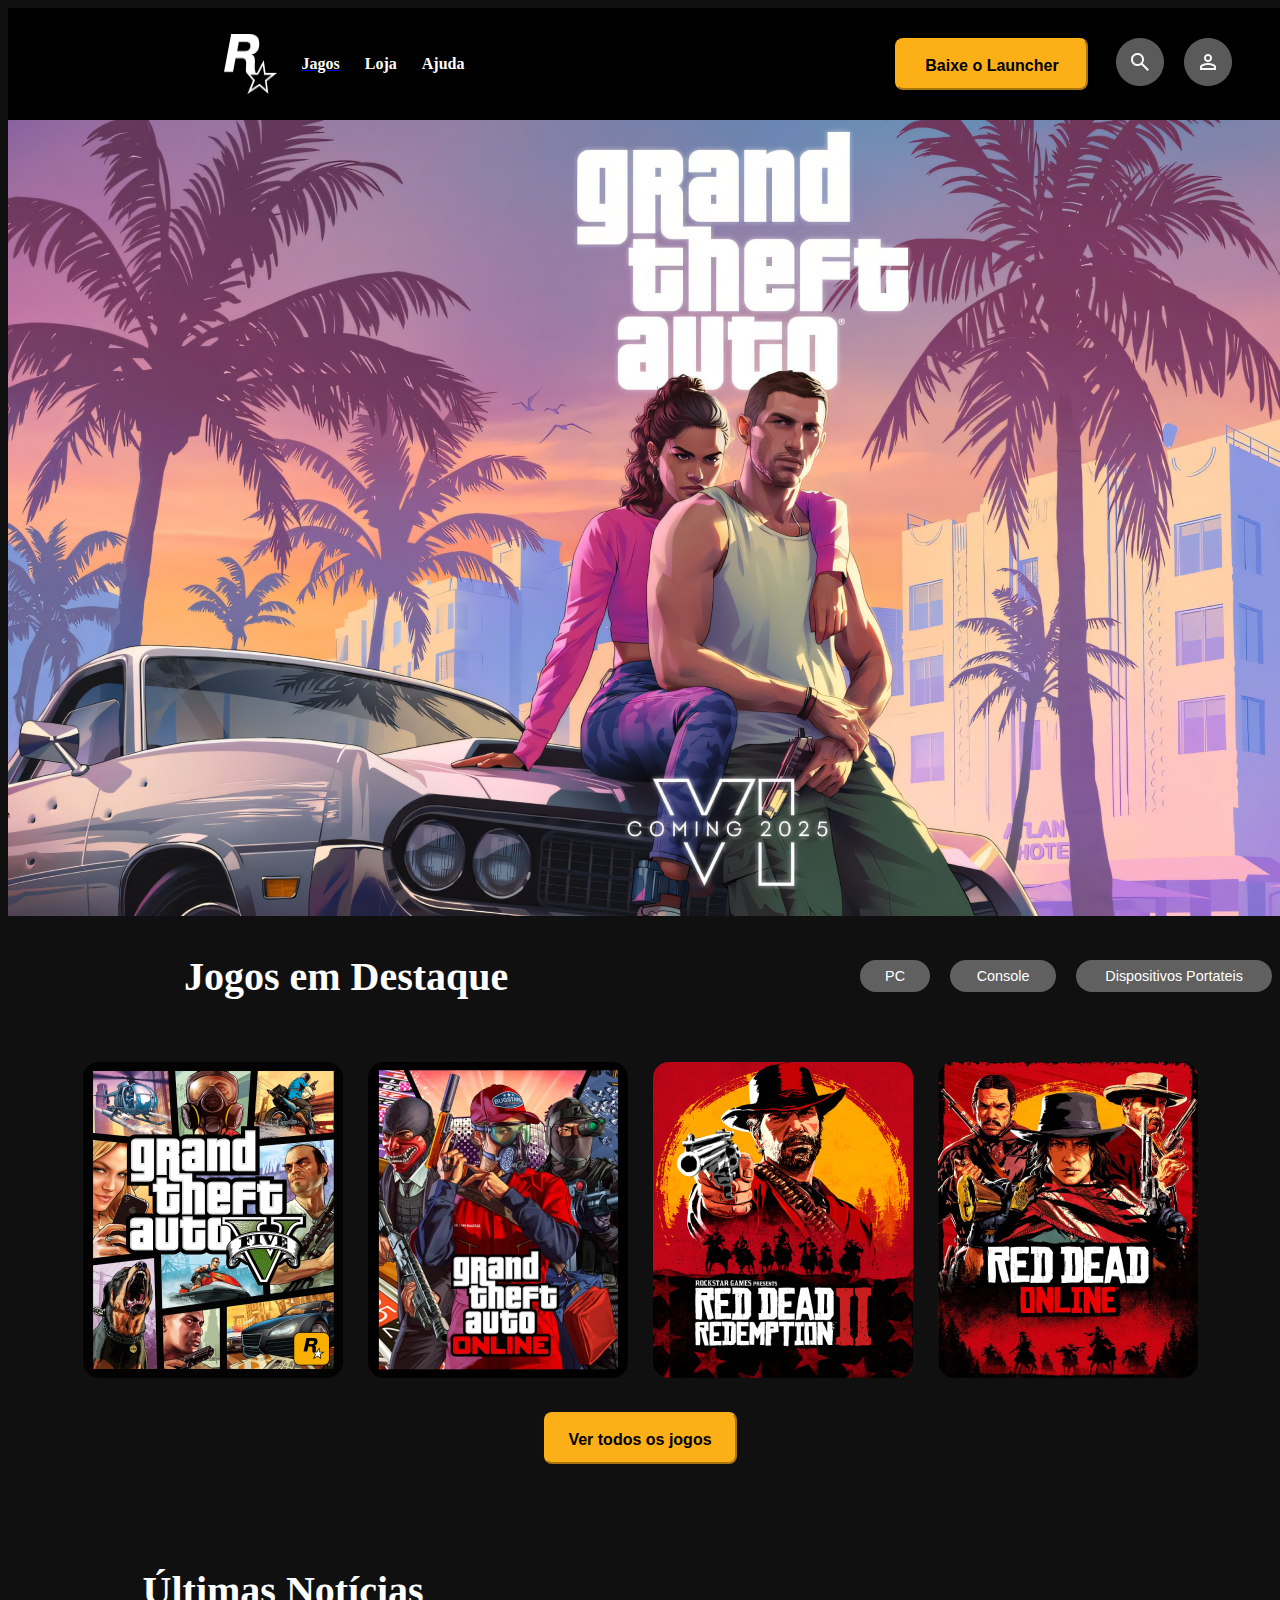
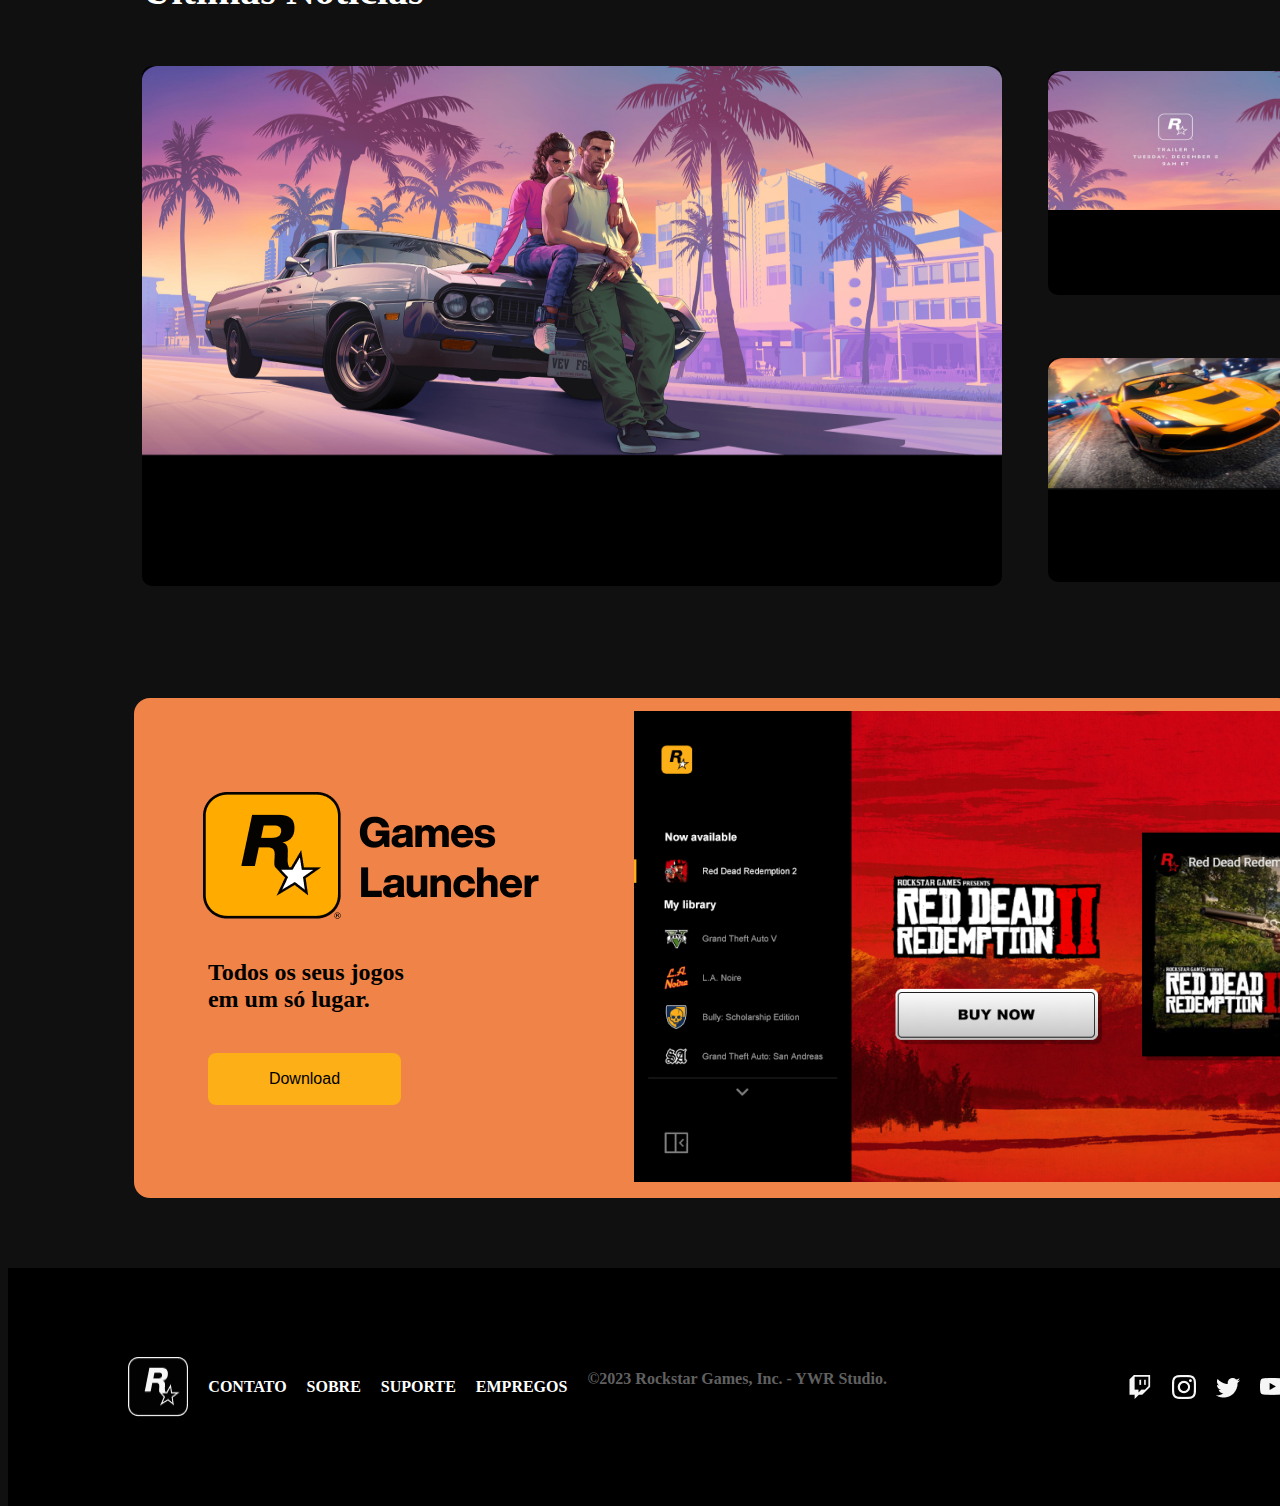
<file: index.html>
<!DOCTYPE html>
<html lang="en">
<head>
    <meta charset="UTF-8">
    <meta name="viewport" content="width=device-width, initial-scale=1.0">
    <title>Document</title>
    <link rel="stylesheet" href="style.css">
</head>
<body>
    <div class="header">
        <div class="lefthead">
            <img src="./image/Logo.png" alt="">
            <a href="#"><h4>Jagos </h4></a>
            <h4>Loja</h4>
            <h4>Ajuda</h4>
        </div>
        <div class="righthead">
            <div class="yellowbutton">
                <button class="button0"><h3>Baixe o Launcher</h3></button>
            </div>
            <div class="forimage">
                <div>
                    <img src="./image/Icone pesquisar.png" alt="">
                </div>
                <div>
                    <img src="./image/Icone login.png" alt="">
                </div>
            </div>
        </div>
    </div>
    <div>
        <img src="./image/GTA 6 banner.png" alt="">
    </div>
    <div class="header2">
        <div>
            <h1>Jogos em Destaque</h1>
        </div>
        <div class="graybutton">
            <div>
                <button class="button1">PC</button>
            </div>
            <div>
                <button class="button2">Console</button>
            </div>
            <div>
                <button class="button3">Dispositivos Portateis</button>
            </div>
        </div>
    </div>
    <div>
        <div class="gameimages">
            <div>
                <img src="./image/GTA 5.png" alt="">
            </div>
            <div>
                <img src="./image/GTA online.png" alt="">
            </div>
            <div>
                <img src="./image/RED.png" alt="">
            </div>
            <div>
                <img src="./image/RED Online.png" alt="">
            </div>
        </div>
        <div class="imagebutton">
            <button class="button0">
                <h3>
                    Ver todos os jogos
                </h3>
            </button>
        </div>
    </div>
    <div class="header3">
        <div class="ultimastext">
            <h1>Últimas Notícias</h1>
        </div>
        <div class="container">
            <div class="child1">
                <div>
                    <img class="img1" src="./image/GTA 6.png" alt="">
                </div>
            </div>
            <div class="child2">
                <img class="img2" src="./image/Rectangle 25.png" alt="">
                
            </div>
            <div class="child3">
                <img class="img3" src="./image/Rectangle 24.png" alt="">
            </div>
        </div>
    </div>
    <div class="fundo">
        <div class="formargin">
            <img class="rockimage" src="./image/ori.png" alt="">
            <div>
                <h5>
                    Todos os seus jogos <br>
                    em um só lugar.
                </h5>
                <button class="downloadbutton">Download</button>
            </div>
        </div>
        <div><img src="./image/rgl-rdr2-buynow 1.png" alt=""></div>
    </div>
    <footer>
        <div class="display">
            <img src="./image/Logo (1).png" alt="">
            <h4>CONTATO</h4>
            <h4>SOBRE</h4>
            <h4>SUPORTE</h4>
            <h4>EMPREGOS</h4>
            <h2>©2023 Rockstar Games, Inc.    -    YWR Studio.</h2>
        </div>
        <div class="webicons">
            <img src="./image/twitch.png" alt="">
            <img src="./image/instagram.png" alt="">
            <img src="./image/twitter.png" alt="">
            <img src="./image/youtube.png" alt="">
            <img src="./image/facebook.png" alt="">
        </div>
    </footer>
    </div>
</body>
</html>
</file>
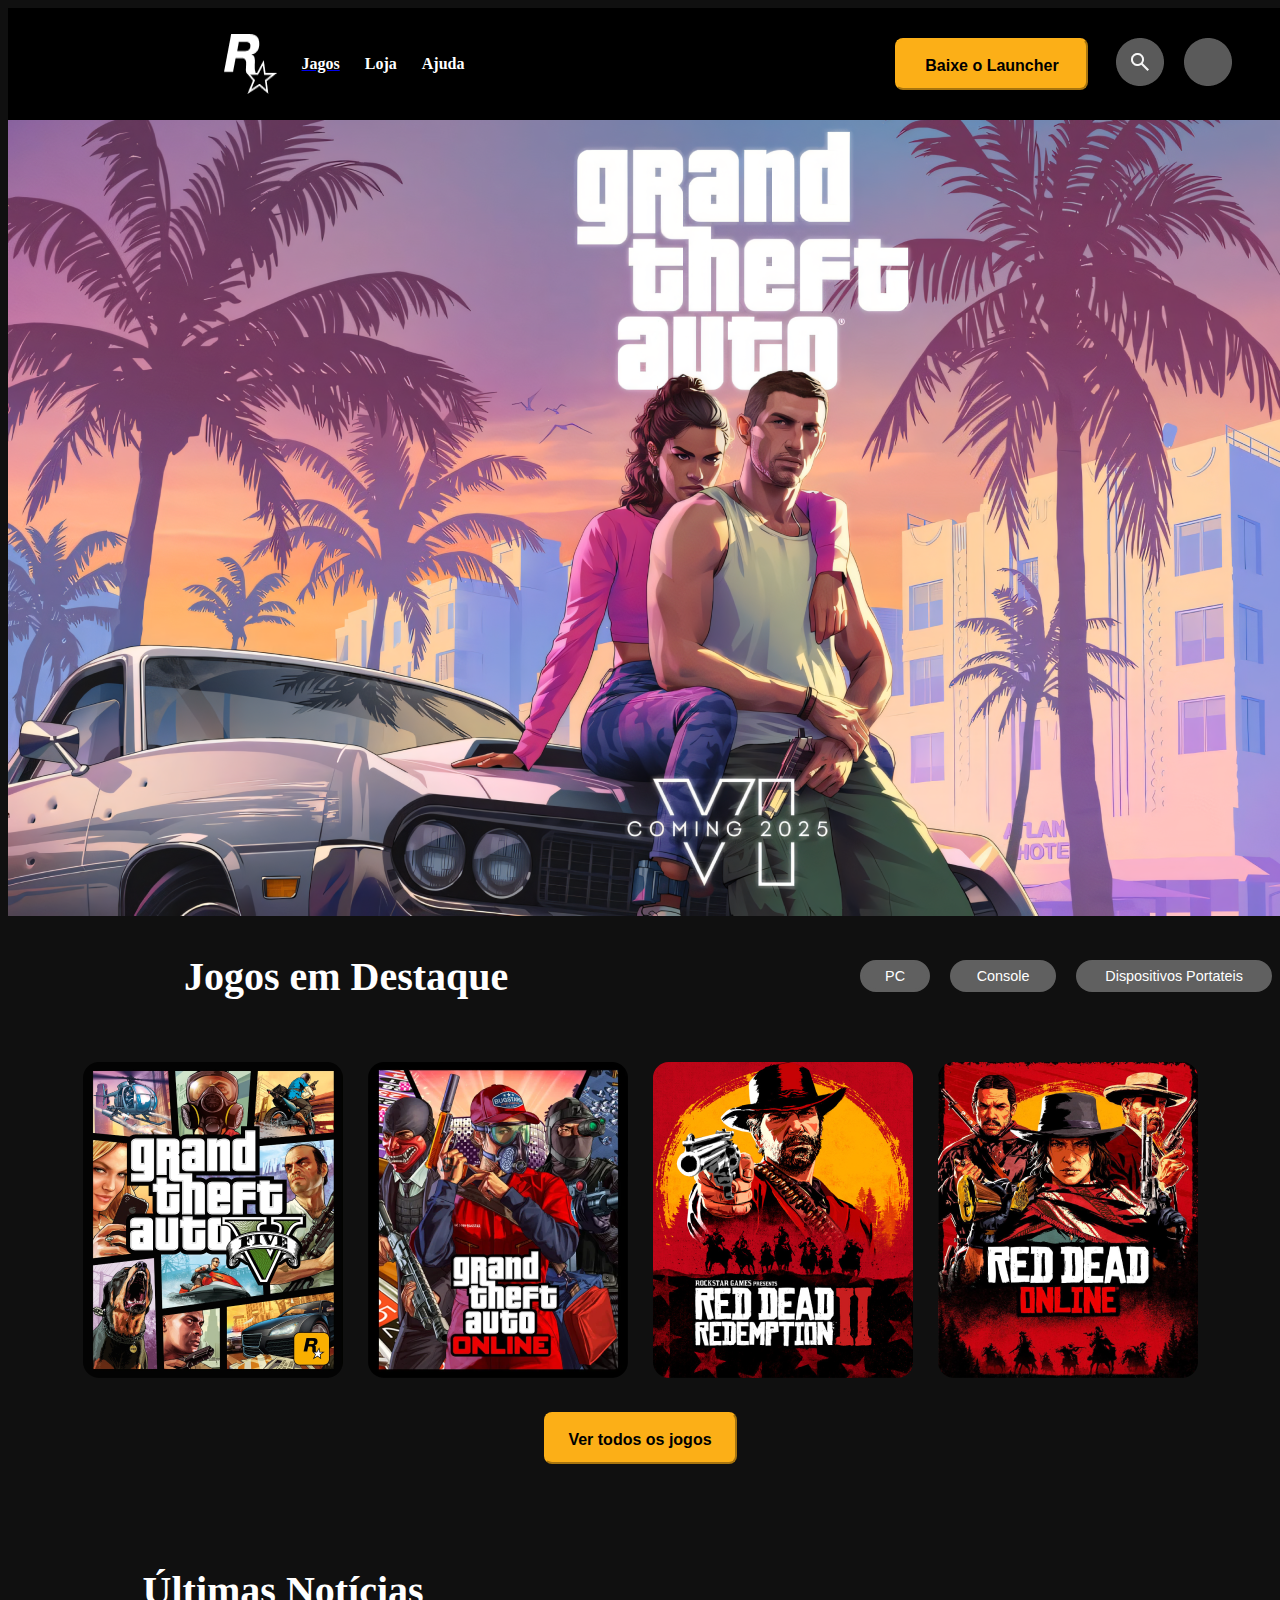
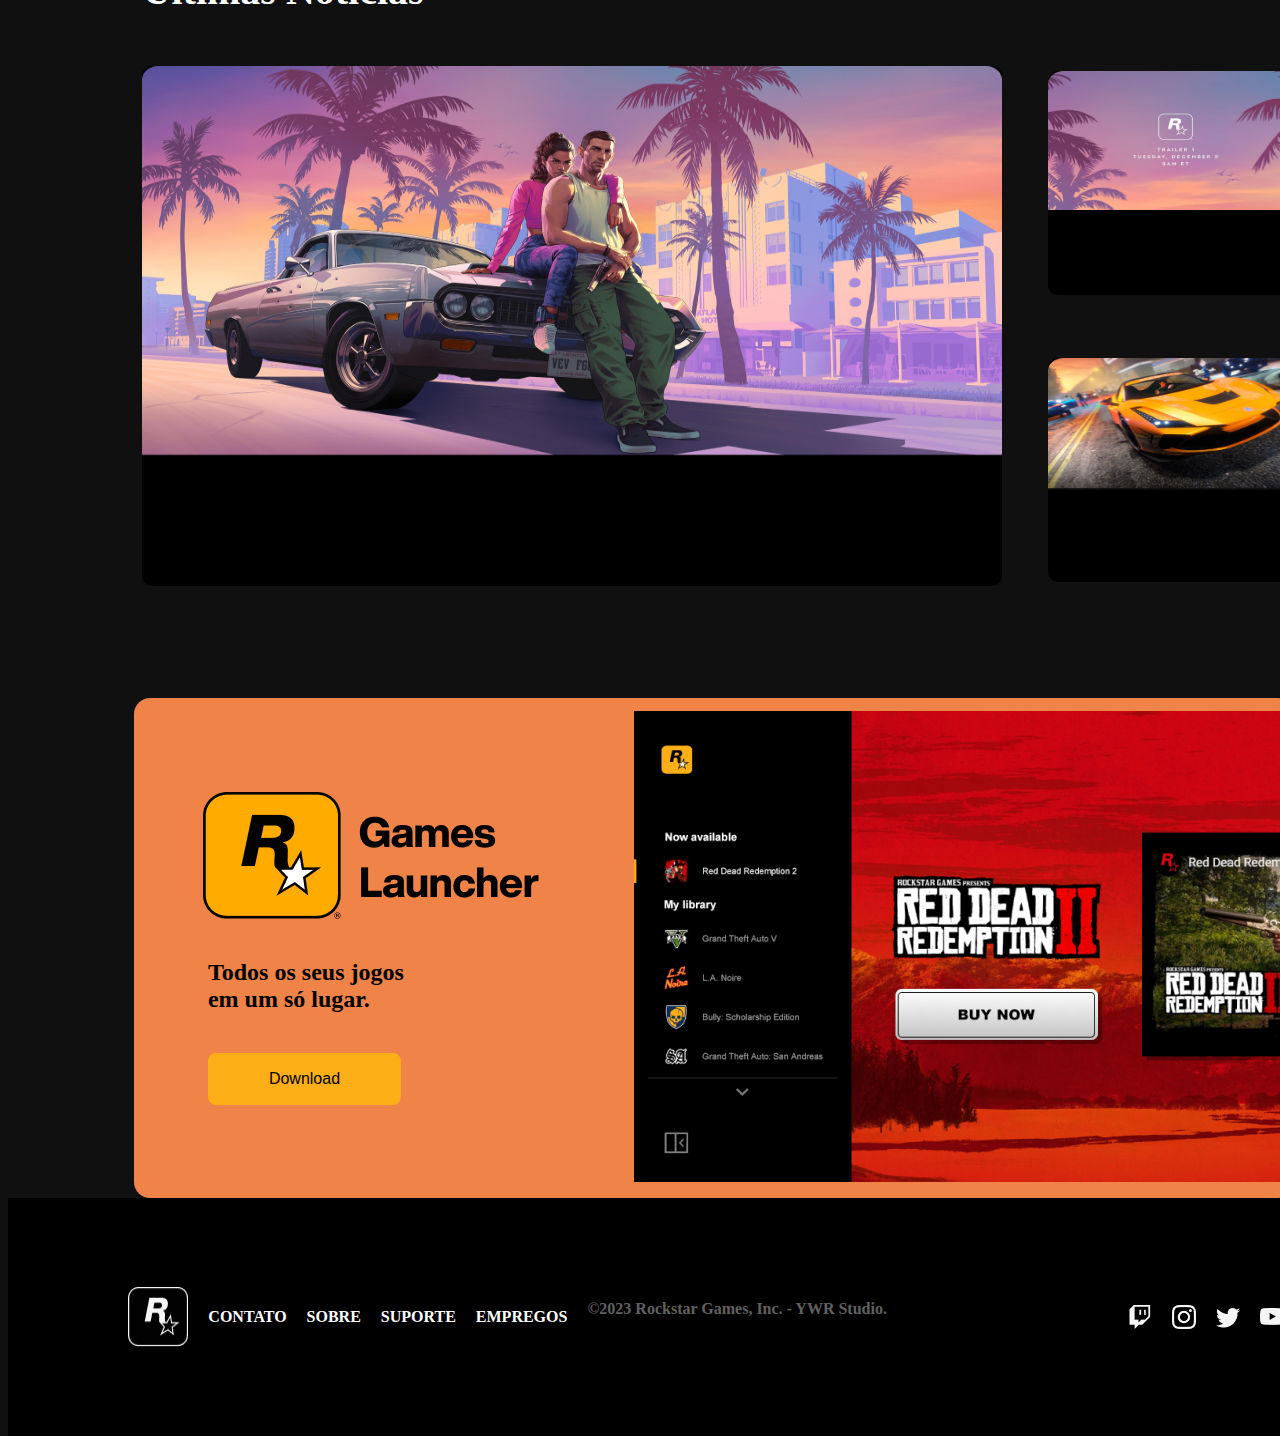
<file: rockstaranri/index.html>
<!DOCTYPE html>
<html lang="en">
<head>
    <meta charset="UTF-8">
    <meta name="viewport" content="width=device-width, initial-scale=1.0">
    <title>Document</title>
    <link rel="stylesheet" href="style.css">
</head>
<body>
    <div class="header">
        <div class="lefthead">
            <img src="./image/Logo.png" alt="">
            <a href="#"><h4>Jagos </h4></a>
            <h4>Loja</h4>
            <h4>Ajuda</h4>
        </div>
        <div class="righthead">
            <div class="yellowbutton">
                <button class="button0"><h3>Baixe o Launcher</h3></button>
            </div>
            <div class="forimage">
                <div>
                    <img src="./image/Icone pesquisar.png" alt="">
                </div>
                <div>
                    <img src="./image/search.png" alt="">
                </div>
            </div>
        </div>
    </div>
    <div>
        <img src="./image/GTA 6 banner.png" alt="">
    </div>
    <div class="header2">
        <div>
            <h1>Jogos em Destaque</h1>
        </div>
        <div class="graybutton">
            <div>
                <button class="button1">PC</button>
            </div>
            <div>
                <button class="button2">Console</button>
            </div>
            <div>
                <button class="button3">Dispositivos Portateis</button>
            </div>
        </div>
    </div>
    <div>
        <div class="gameimages">
            <div>
                <img src="./image/GTA 5.png" alt="">
            </div>
            <div>
                <img src="./image/GTA online.png" alt="">
            </div>
            <div>
                <img src="./image/RED.png" alt="">
            </div>
            <div>
                <img src="./image/RED Online.png" alt="">
            </div>
        </div>
        <div class="imagebutton">
            <button class="button0">
                <h3>
                    Ver todos os jogos
                </h3>
            </button>
        </div>
    </div>
    <div class="header3">
        <div class="ultimastext">
            <h1>Últimas Notícias</h1>
        </div>
        <div class="container">
            <div class="child1">
                <div>
                    <img class="img1" src="./image/GTA 6.png" alt="">
                    <div class="margin1">
                        
                    </div>
                </div>
            </div>
            <div class="child2">
                <img class="img2" src="./image/Rectangle 25.png" alt="">
                
            </div>
            <div class="child3">
                <img class="img3" src="./image/Rectangle 24.png" alt="">
            </div>
        </div>
    </div>
    <div class="fundo">
        <div class="formargin">
            <img class="rockimage" src="./image/ori.png" alt="">
            <div>
                <h5>
                    Todos os seus jogos <br>
                    em um só lugar.
                </h5>
                <button class="downloadbutton">Download</button>
            </div>
        </div>
        <div><img src="./image/rgl-rdr2-buynow 1.png" alt=""></div>
    </div>
    <footer>
        <div class="display">
            <img src="./image/Logo (1).png" alt="">
            <h4>CONTATO</h4>
            <h4>SOBRE</h4>
            <h4>SUPORTE</h4>
            <h4>EMPREGOS</h4>
            <h2>©2023 Rockstar Games, Inc.    -    YWR Studio.</h2>
        </div>
        <div class="webicons">
            <img src="./image/twitch.png" alt="">
            <img src="./image/instagram.png" alt="">
            <img src="./image/twitter.png" alt="">
            <img src="./image/youtube.png" alt="">
            <img src="./image/facebook.png" alt="">
        </div>
    </footer>
    </div>
</body>
</html>
</file>
<file: style.css>
body{
    height: 200vh;
    background-color: #101010;
}
.header{
    background-color:black ;
    width: 1440px;
    height: 112px;
    display: flex;
    align-items: center;
    justify-content: center;
    justify-content:space-around;
    
}
.header2{
    width: 1440px;
    height: 112px;
    display: flex;
    align-items: center;
    justify-content: center;
    justify-content: space-around;
}
.header3{
    width: 1160px;
    height: 632px;
    margin-top: 6%;
    margin-left: 8%;
    
}



.lefthead{
    display: flex;
    gap: 25px;
}
h4{
    color: white;
    gap: 20px;
}
h1{
    color: white;
    font-size: 250%;
}
h6{
    color: white;
    font-size: 200%;
}
h3{
    color: black;
    font-size: 120%;
    display: flex;
    align-items: center;
    justify-content: center;
}
h5{
    font-size: 150%;
}
h2{
    color: #606060;
    font-size: medium;
}
.ultimastext{
    display: flex;
    align-items: center;
    justify-content: center;
    margin-right: 70%;
}
.button0{
    width:193px;
    height: 52px;
    border-radius: 8px;
    border-color: #FCAF17;
    background-color: #FCAF17;
}
.button1{
    width: 70px;
    height: 32px;
    border: solid #606060;
    background-color: #606060;
    color: white;
    border-radius: 100px;
    font-size: 90%;
}
.button2{
    width: 106px;
    height: 32px;
    border: #606060;
    border-radius: 100px;
    color: white;
    background-color: #606060;
    font-size: 90%;
}
.button3{
    width: 196px;
    height: 32px;
    border: #606060;
    border-radius:100px;
    color: white;
    background-color: #606060;
    font-size: 90%;
}
.imagebutton{
    display: flex;
    align-items: center;
    justify-content: center;
    gap: 2200px;
}

.graybutton{
    display: flex;
    gap: 20px;
}
.righthead{
    display: flex;
    gap: 28px;
}
.forimage{
    display: flex;
    gap: 20px;
}
.gameimages{
    display: flex;
    align-items: center;
    justify-content: center;
    gap: 25px;
    height: 380px;

}
.container{
    width: 1210px;
    height: 572px;
    display: grid;
    place-items: center;
    grid-template-areas: 
    "div1 div1 div1 div2"
    "div1 div1 div1 div3";
    gap: 2px;
}
.child1{    
    grid-area: div1;
    width: 860px;
    height: 520px;
    background-color: black;
    border-radius: 10px;
}
.child2{
    grid-area: div2;
    width: 260px;
    height: 224px;
    background-color: black;
    border-radius: 10px;
}
.child3{
    grid-area: div3;
    width: 260px;
    height: 224px;
    background-color: black;
    border-radius: 10px;
}
.img1{
    width: 100%;
    height: 430px;
}
.img2{
    width:99% ;
    height: 80%;
}
.img3{
    width: 99%;
    height: 80%;
}
.fundo{
    background-color: #ef8348;
    border-radius: 16px;
    width: 1160px;
    height: 500px;
    margin-top: 10%;
    display: flex;
    align-items: center;
    
    margin-left: 10%;
    gap: 157px;
    
}
.downloadbutton{
    background-color: #FCAF17;
    border: solid #FCAF17;
    width:193px;
    height: 52px;
    border-radius: 8px;
    font-size: 100%;
    color: black;
}
.formargin{
    display: flex;
    align-items: center;
    justify-content: center;
    flex-direction: column;
}
.rockimage{
    margin-left: 40%;
}
.steamphoto{
    display: flex;
    align-items: center;
    justify-content: center;
    justify-content: flex-end;
    
}
footer{
    background-color: black;
    width: 1440px;
    height: 238px;
    display: flex;
    align-items: center;
    justify-content: center;
    justify-content: space-around;
    margin-top: 70px;


}
.display{
    display: flex;
    gap: 20px;
}
p{
    color:#606060 ;
}
.webicons{
    display: flex;
    gap: 20px;
}
</file>
<file: rockstaranri/style.css>
body{
    height: 200vh;
    background-color: #101010;
}
.header{
    background-color:black ;
    width: 1440px;
    height: 112px;
    display: flex;
    align-items: center;
    justify-content: center;
    justify-content:space-around;
    
}
.header2{
    width: 1440px;
    height: 112px;
    display: flex;
    align-items: center;
    justify-content: center;
    justify-content: space-around;
}
.header3{
    width: 1160px;
    height: 632px;
    margin-top: 6%;
    margin-left: 8%;
    
}



.lefthead{
    display: flex;
    gap: 25px;
}
h4{
    color: white;
    gap: 20px;
}
h1{
    color: white;
    font-size: 250%;
}
.h6{
    color: white;
    font-size: 200%;
}
h3{
    color: black;
    font-size: 120%;
    display: flex;
    align-items: center;
    justify-content: center;
}
h5{
    font-size: 150%;
}
h2{
    color: #606060;
    font-size: medium;
}
.ultimastext{
    display: flex;
    align-items: center;
    justify-content: center;
    margin-right: 70%;
}
.button0{
    width:193px;
    height: 52px;
    border-radius: 8px;
    border-color: #FCAF17;
    background-color: #FCAF17;
}
.button1{
    width: 70px;
    height: 32px;
    border: solid #606060;
    background-color: #606060;
    color: white;
    border-radius: 100px;
    font-size: 90%;
}
.button2{
    width: 106px;
    height: 32px;
    border: #606060;
    border-radius: 100px;
    color: white;
    background-color: #606060;
    font-size: 90%;
}
.button3{
    width: 196px;
    height: 32px;
    border: #606060;
    border-radius:100px;
    color: white;
    background-color: #606060;
    font-size: 90%;
}
.imagebutton{
    display: flex;
    align-items: center;
    justify-content: center;
    gap: 2200px;
}

.graybutton{
    display: flex;
    gap: 20px;
}
.righthead{
    display: flex;
    gap: 28px;
}
.forimage{
    display: flex;
    gap: 20px;
}
.gameimages{
    display: flex;
    align-items: center;
    justify-content: center;
    gap: 25px;
    height: 380px;

}
.container{
    width: 1210px;
    height: 572px;
    display: grid;
    place-items: center;
    grid-template-areas: 
    "div1 div1 div1 div2"
    "div1 div1 div1 div3";
    gap: 2px;
}
.child1{    grid-area: div1;
    width: 860px;
    height: 520px;
    background-color: black;
    border-radius: 10px;
}
.child2{
    grid-area: div2;
    width: 260px;
    height: 224px;
    background-color: black;
    border-radius: 10px;
}
.child3{
    grid-area: div3;
    width: 260px;
    height: 224px;
    background-color: black;
    border-radius: 10px;
}
.img1{
    width: 100%;
    height: 430px;
}
.img2{
    width:99% ;
    height: 80%;
}
.img3{
    width: 99%;
    height: 80%;
}
.fundo{
    background-color: #ef8348;
    border-radius: 16px;
    width: 1160px;
    height: 500px;
    margin-top: 10%;
    display: flex;
    align-items: center;
    justify-content: center;
    margin-left: 10%;
    gap: 157px;
    
}
.downloadbutton{
    background-color: #FCAF17;
    border: solid #FCAF17;
    width:193px;
    height: 52px;
    border-radius: 8px;
    font-size: 100%;
    color: black;
}
.formargin{
    display: flex;
    align-items: center;
    justify-content: center;
    flex-direction: column;
}
.rockimage{
    margin-left: 40%;
}
.steamphoto{
    display: flex;
    align-items: center;
    justify-content: center;
    justify-content: flex-end;
    
}
footer{
    background-color: black;
    width: 1440px;
    height: 238px;
    display: flex;
    align-items: center;
    justify-content: center;
    justify-content: space-around;


}
.display{
    display: flex;
    gap: 20px;
}
p{
    color:#606060 ;
}
.webicons{
    display: flex;
    gap: 20px;
}
</file>
